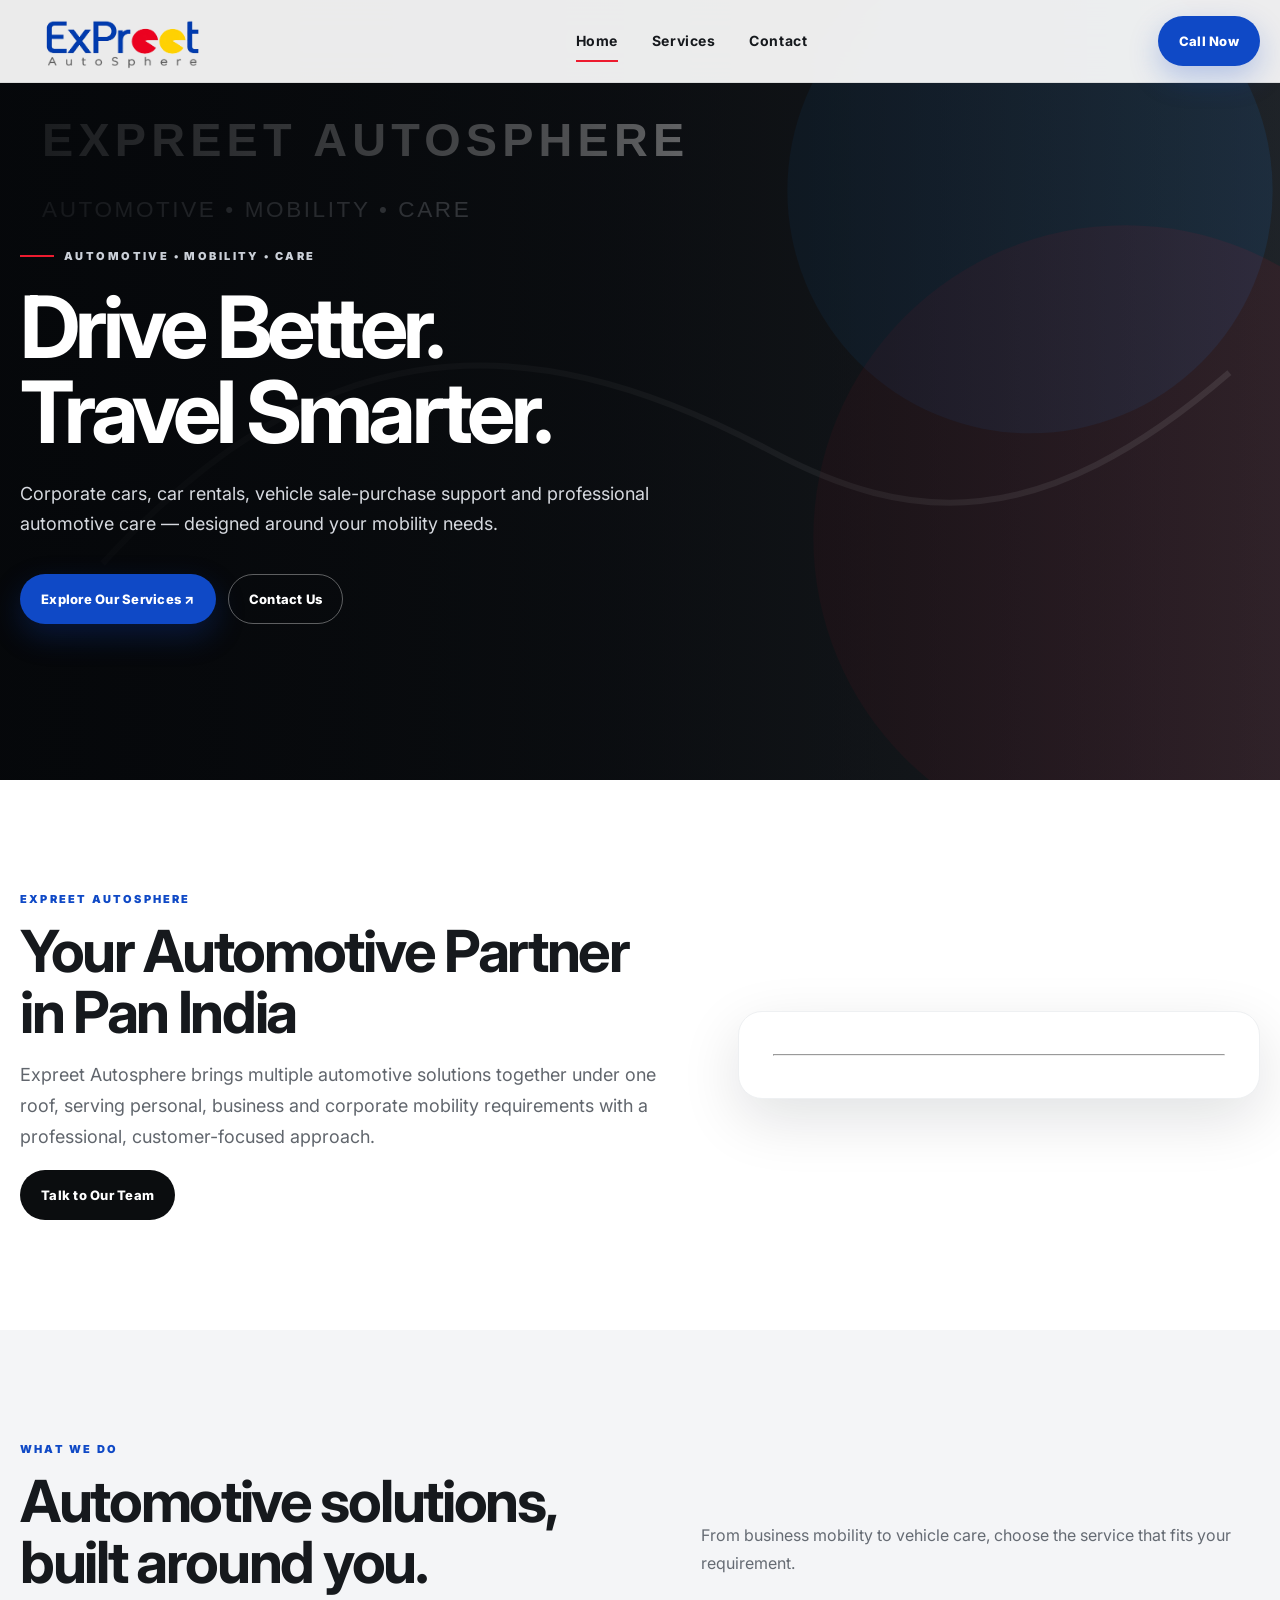
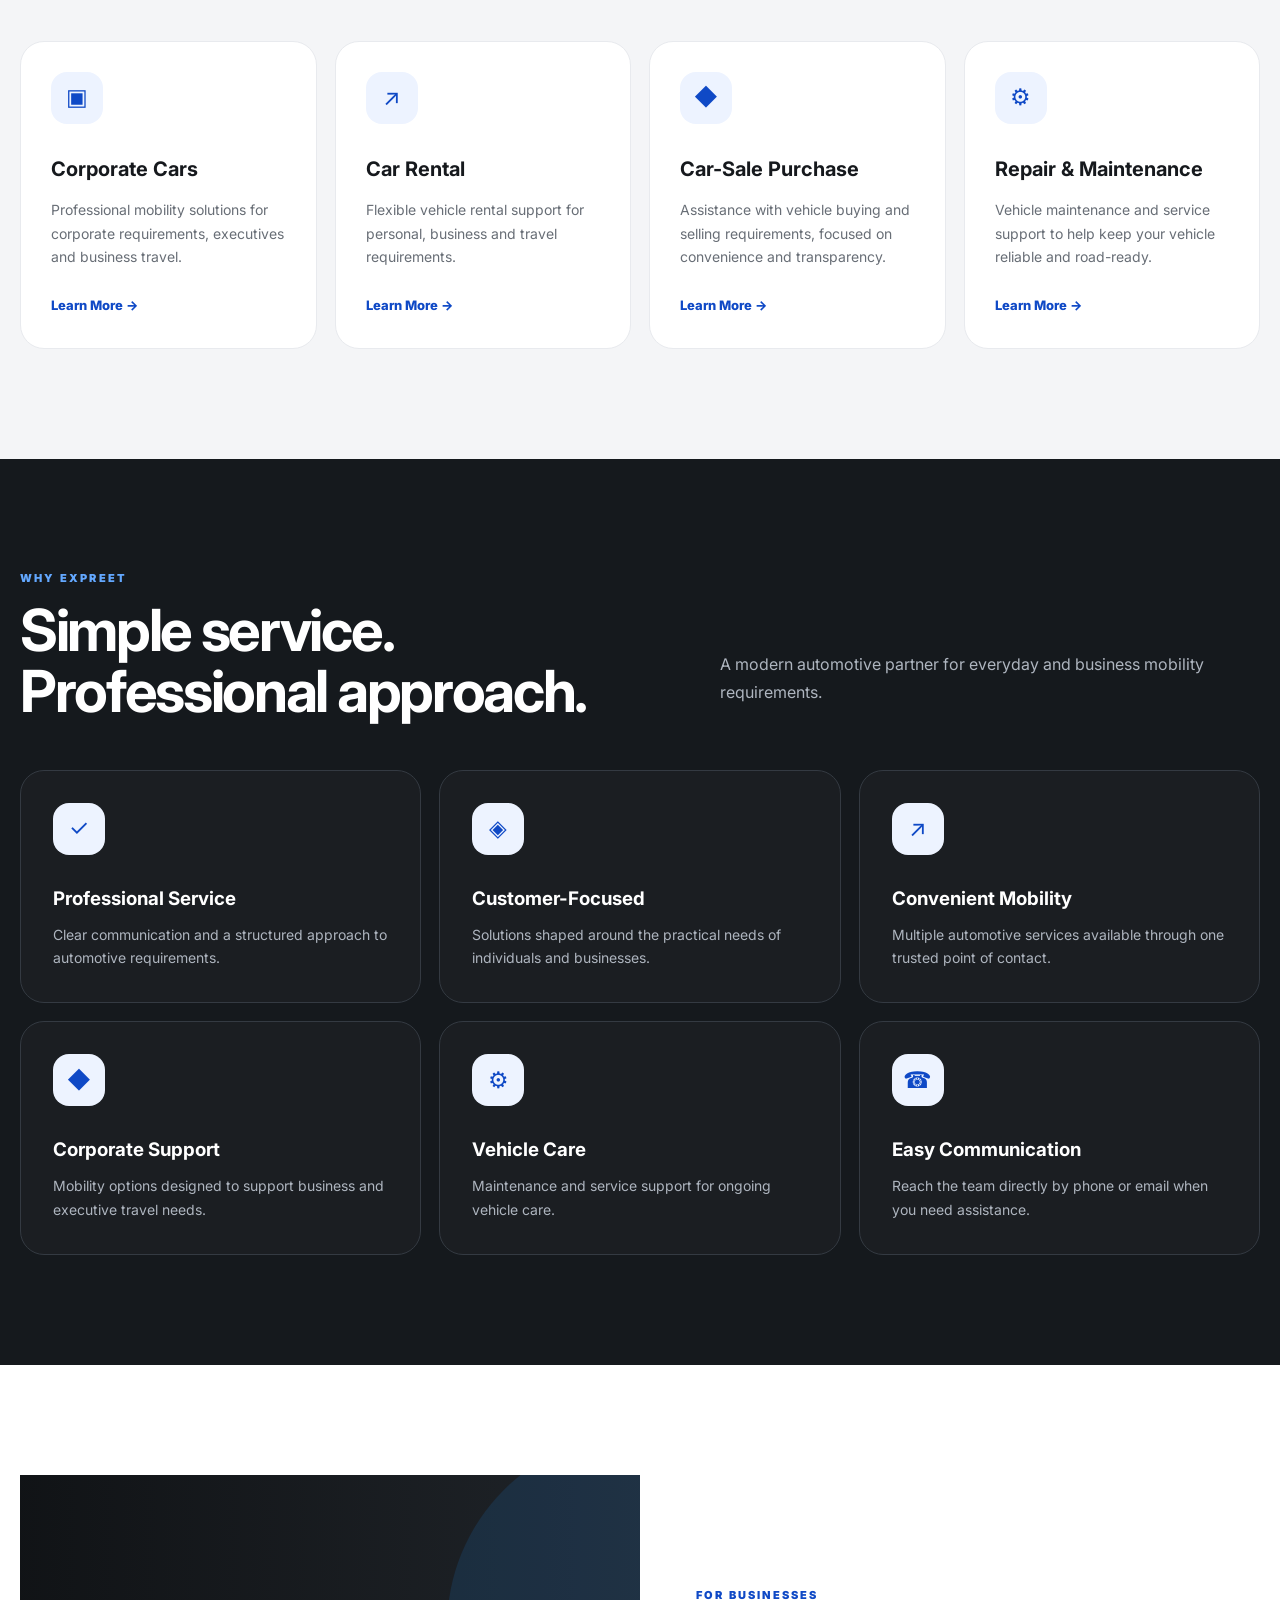
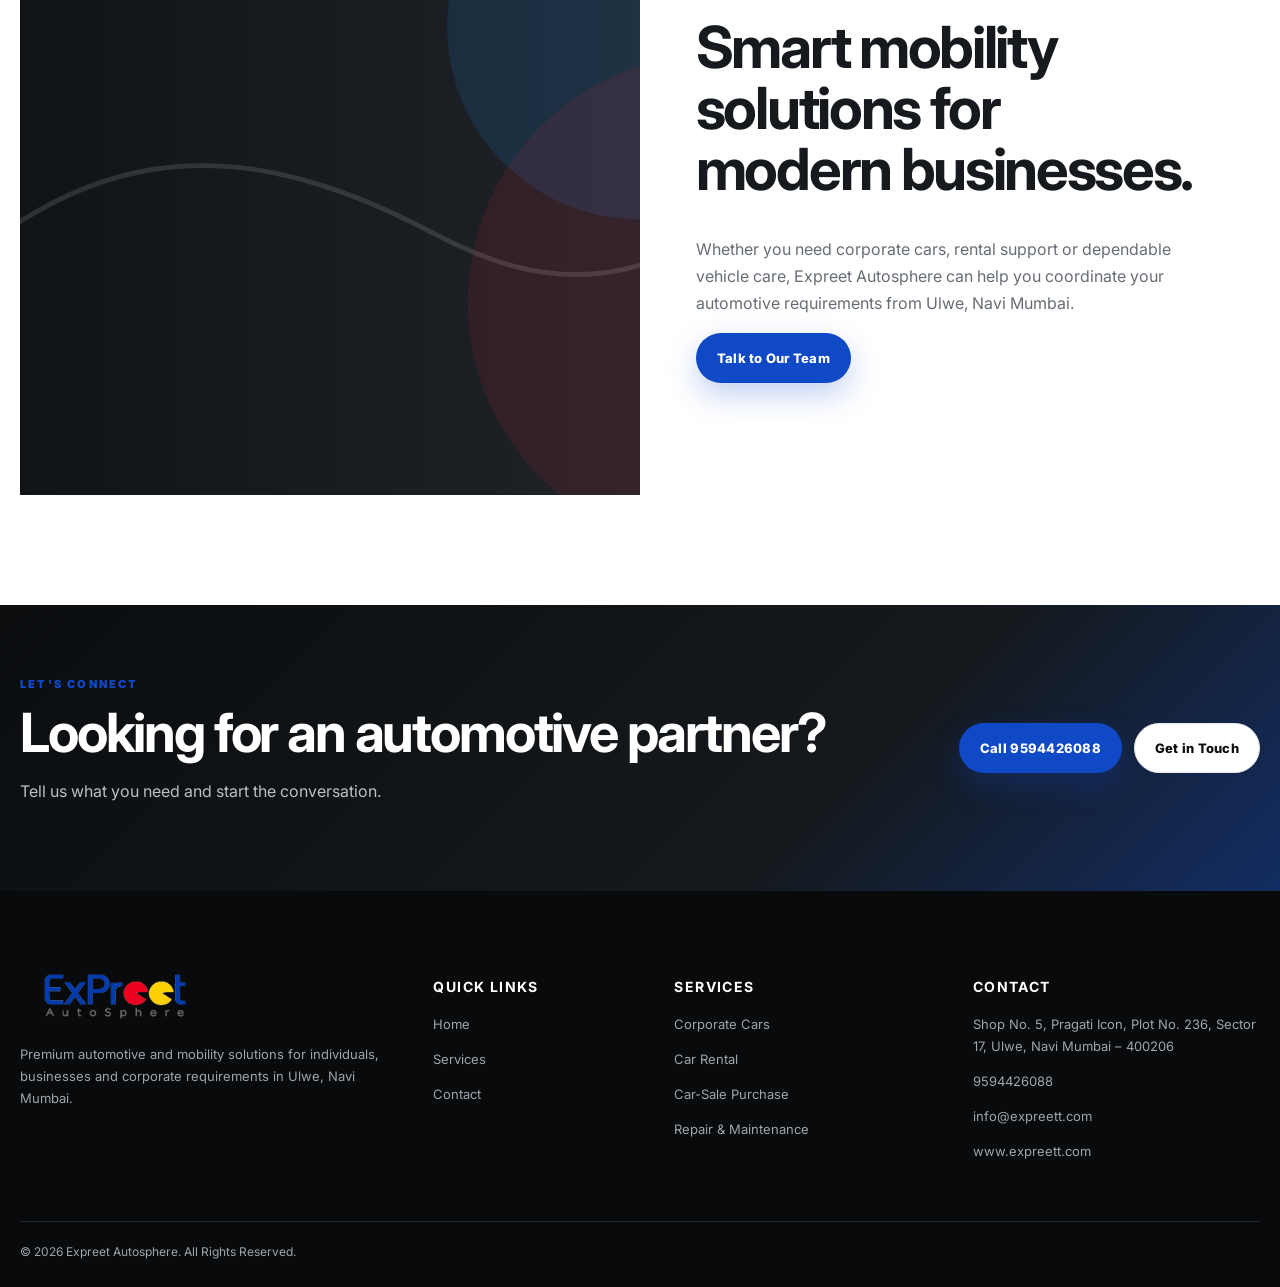
<file: index.html>
<!doctype html>
<html lang="en">
<head>
<meta charset="utf-8"><meta name="viewport" content="width=device-width, initial-scale=1">
<title>Expreet Autosphere | Corporate Cars, Car Rental & Automotive Services in Navi Mumbai</title><meta name="description" content="Expreet Autosphere provides corporate cars, car rental, car-sale purchase assistance and repair & maintenance support in Ulwe, Navi Mumbai.">
<link rel="canonical" href="https://www.expreett.com/">
<meta property="og:title" content="Expreet Autosphere | Corporate Cars, Car Rental & Automotive Services in Navi Mumbai"><meta property="og:description" content="Expreet Autosphere provides corporate cars, car rental, car-sale purchase assistance and repair & maintenance support in Ulwe, Navi Mumbai.">
<meta property="og:type" content="website"><meta property="og:url" content="https://www.expreett.com/">
<meta name="twitter:card" content="summary_large_image">
<link rel="icon" href="images/logo/expreet-autosphere-logo.png" type="image/png">
<link rel="preconnect" href="https://fonts.googleapis.com"><link rel="preconnect" href="https://fonts.gstatic.com" crossorigin>
<link href="https://fonts.googleapis.com/css2?family=Inter:wght@400;500;600;700;800;900&family=Manrope:wght@400;600;700;800&display=swap" rel="stylesheet">
<link rel="stylesheet" href="css/style.css">
<script type="application/ld+json">{"@context":"https://schema.org","@type":"AutomotiveBusiness","name":"Expreet Autosphere","url":"https://www.expreett.com/","telephone":"+91-9594426088","email":"info@expreett.com","address":{"@type":"PostalAddress","streetAddress":"Shop No. 5, Pragati Icon, Plot No. 236, Sector 17, Ulwe","addressLocality":"Navi Mumbai","postalCode":"400206","addressRegion":"Maharashtra","addressCountry":"IN"},"employee":{"@type":"Person","name":"Prit VK","jobTitle":"Director"}}</script></head><body>
<a class="skip" href="#main">Skip to content</a>
<header class="header"><div class="container nav">
<a href="index.html" aria-label="Expreet Autosphere home"><img class="logo" src="images/logo/expreet-autosphere-logo.png" alt="Expreet Autosphere"></a>
<nav class="navlinks" aria-label="Primary navigation"><a class="active" href="index.html">Home</a><a class="" href="services.html">Services</a><a class="" href="contact.html">Contact</a></nav>
<a class="btn btn-primary" href="tel:9594426088">Call Now</a>
<button class="menu" aria-label="Open menu" aria-expanded="false">☰</button>
</div></header>

<main id="main">
<section class="hero"><div class="container reveal">
<div class="eyebrow"><i></i> Automotive • Mobility • Care</div>
<h1>Drive Better.<br>Travel Smarter.</h1>
<p>Corporate cars, car rentals, vehicle sale-purchase support and professional automotive care — designed around your mobility needs.</p>
<div class="actions"><a class="btn btn-primary" href="services.html">Explore Our Services ↗</a><a class="btn btn-light" href="contact.html">Contact Us</a></div>
</div></section>
<section class="section"><div class="container intro reveal"><div class="intro-copy"><div class="kicker">Expreet Autosphere</div><h2>Your Automotive Partner in Pan India</h2><p>Expreet Autosphere brings multiple automotive solutions together under one roof, serving personal, business and corporate mobility requirements with a professional, customer-focused approach.</p><a class="btn btn-dark" href="contact.html">Talk to Our Team</a></div><div class="mini-panel"><strong></strong><span></span><hr><strong></strong><span></span></div></div></section>
<section class="section alt"><div class="container"><div class="section-head reveal"><div><div class="kicker">What We Do</div><h2>Automotive solutions, built around you.</h2></div><p class="lead">From business mobility to vehicle care, choose the service that fits your requirement.</p></div>
<div class="cards">
<article class="card reveal"><div class="icon">▣</div><h3>Corporate Cars</h3><p>Professional mobility solutions for corporate requirements, executives and business travel.</p><a class="learn" href="services.html#corporate">Learn More →</a></article>
<article class="card reveal"><div class="icon">↗</div><h3>Car Rental</h3><p>Flexible vehicle rental support for personal, business and travel requirements.</p><a class="learn" href="services.html#rental">Learn More →</a></article>
<article class="card reveal"><div class="icon">◆</div><h3>Car-Sale Purchase</h3><p>Assistance with vehicle buying and selling requirements, focused on convenience and transparency.</p><a class="learn" href="services.html#purchase">Learn More →</a></article>
<article class="card reveal"><div class="icon">⚙</div><h3>Repair &amp; Maintenance</h3><p>Vehicle maintenance and service support to help keep your vehicle reliable and road-ready.</p><a class="learn" href="services.html#maintenance">Learn More →</a></article>
</div></div></section>
<section class="section dark"><div class="container"><div class="section-head reveal"><div><div class="kicker">Why Expreet</div><h2>Simple service. Professional approach.</h2></div><p class="lead">A modern automotive partner for everyday and business mobility requirements.</p></div>
<div class="features"><div class="feature reveal"><div class="icon">✓</div><h3>Professional Service</h3><p>Clear communication and a structured approach to automotive requirements.</p></div><div class="feature reveal"><div class="icon">◈</div><h3>Customer-Focused</h3><p>Solutions shaped around the practical needs of individuals and businesses.</p></div><div class="feature reveal"><div class="icon">↗</div><h3>Convenient Mobility</h3><p>Multiple automotive services available through one trusted point of contact.</p></div><div class="feature reveal"><div class="icon">◆</div><h3>Corporate Support</h3><p>Mobility options designed to support business and executive travel needs.</p></div><div class="feature reveal"><div class="icon">⚙</div><h3>Vehicle Care</h3><p>Maintenance and service support for ongoing vehicle care.</p></div><div class="feature reveal"><div class="icon">☎</div><h3>Easy Communication</h3><p>Reach the team directly by phone or email when you need assistance.</p></div></div></div></section>
<section class="section"><div class="container split reveal"><div class="split-media"></div><div class="split-copy"><div class="kicker">For Businesses</div><h2>Smart mobility solutions for modern businesses.</h2><p>Whether you need corporate cars, rental support or dependable vehicle care, Expreet Autosphere can help you coordinate your automotive requirements from Ulwe, Navi Mumbai.</p><div class="actions"><a class="btn btn-primary" href="contact.html">Talk to Our Team</a></div></div></div></section>
<section class="cta"><div class="container cta-inner reveal"><div><div class="kicker">Let's Connect</div><h2>Looking for an automotive partner?</h2><p>Tell us what you need and start the conversation.</p></div><div class="actions"><a class="btn btn-primary" href="tel:9594426088">Call 9594426088</a><a class="btn btn-light" href="contact.html">Get in Touch</a></div></div></section>
</main><footer class="footer"><div class="container footergrid">
<div><img class="logo" src="images/logo/expreet-autosphere-logo.png" alt="Expreet Autosphere"><p>Premium automotive and mobility solutions for individuals, businesses and corporate requirements in Ulwe, Navi Mumbai.</p></div>
<div><h3>Quick Links</h3><p><a href="index.html">Home</a></p><p><a href="services.html">Services</a></p><p><a href="contact.html">Contact</a></p></div>
<div><h3>Services</h3><p>Corporate Cars</p><p>Car Rental</p><p>Car-Sale Purchase</p><p>Repair &amp; Maintenance</p></div>
<div><h3>Contact</h3><p>Shop No. 5, Pragati Icon, Plot No. 236, Sector 17, Ulwe, Navi Mumbai – 400206</p><p><a href="tel:9594426088">9594426088</a></p><p><a href="mailto:info@expreett.com">info@expreett.com</a></p><p><a href="https://www.expreett.com/">www.expreett.com</a></p></div>
</div><div class="container copyright"><div>© <span data-year>2026</span> Expreet Autosphere. All Rights Reserved.</div><div></div></div></footer>
<script src="js/main.js"></script></body></html>
</file>
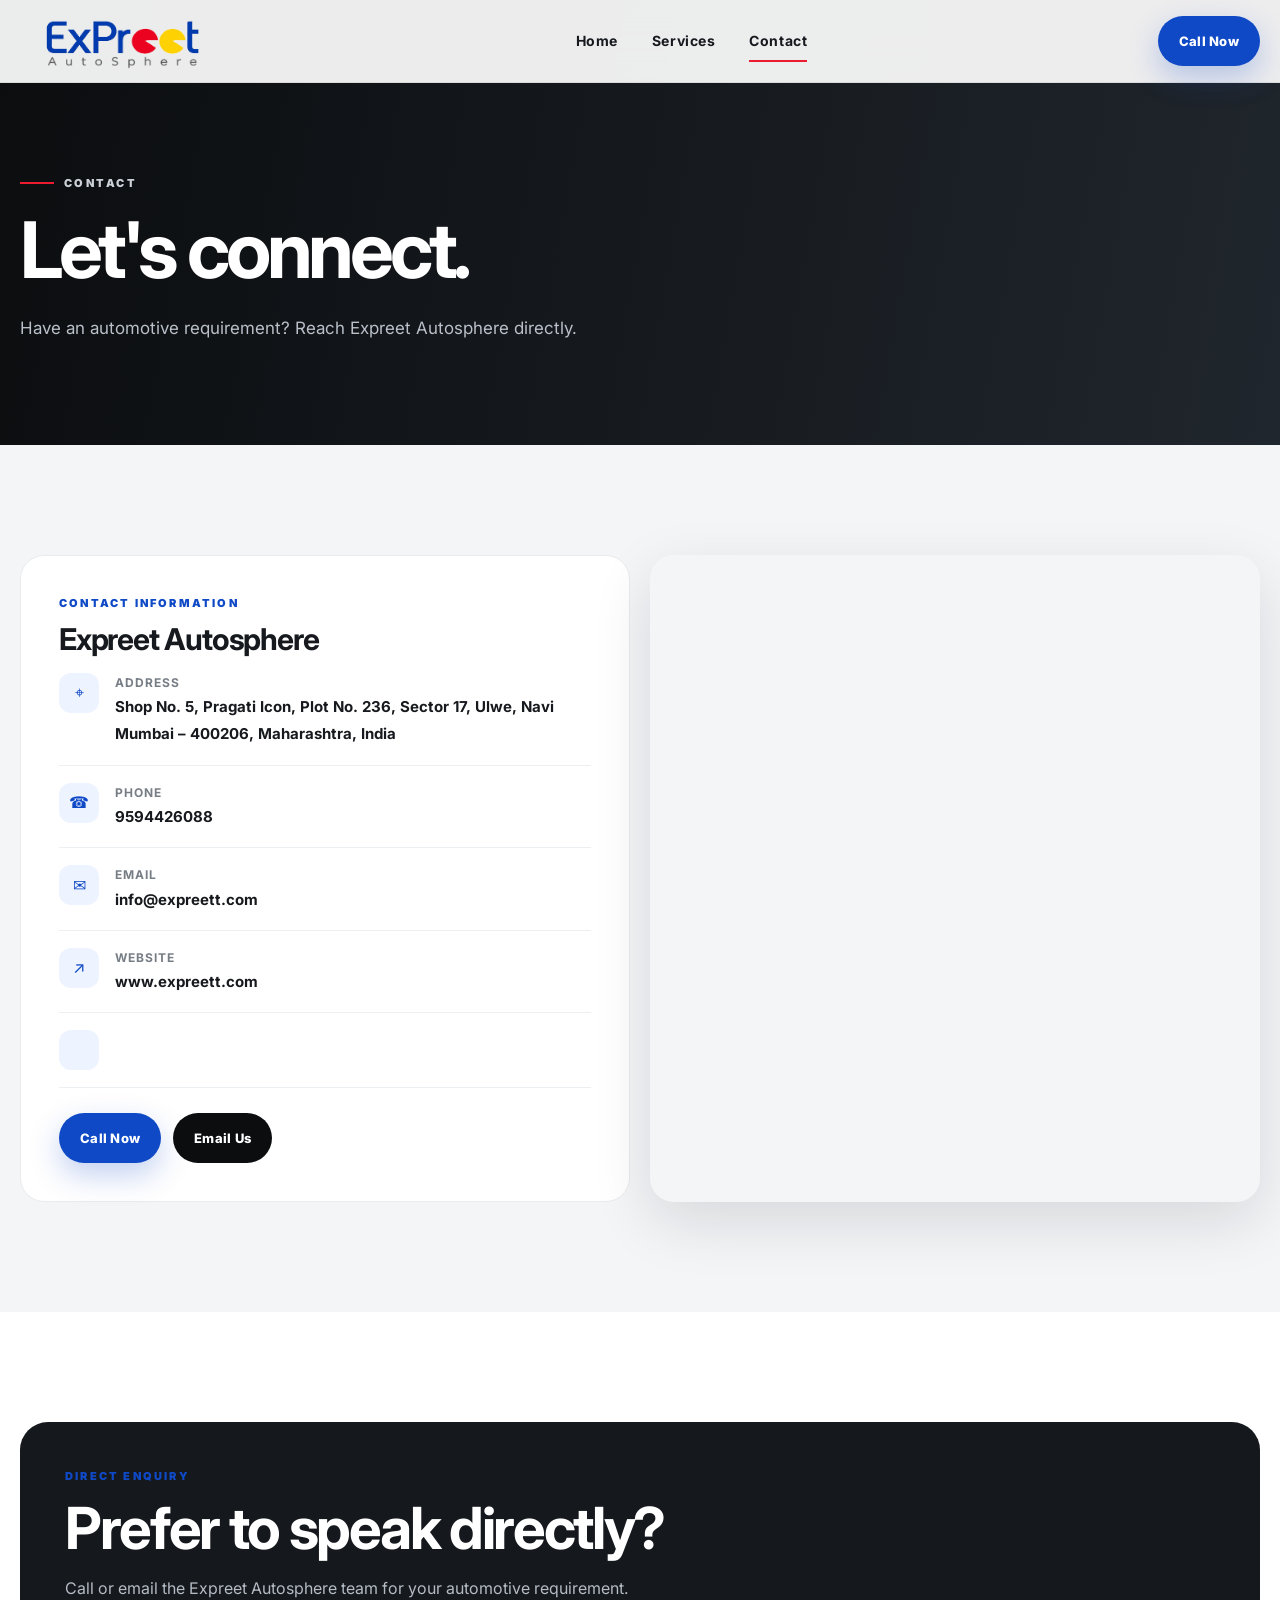
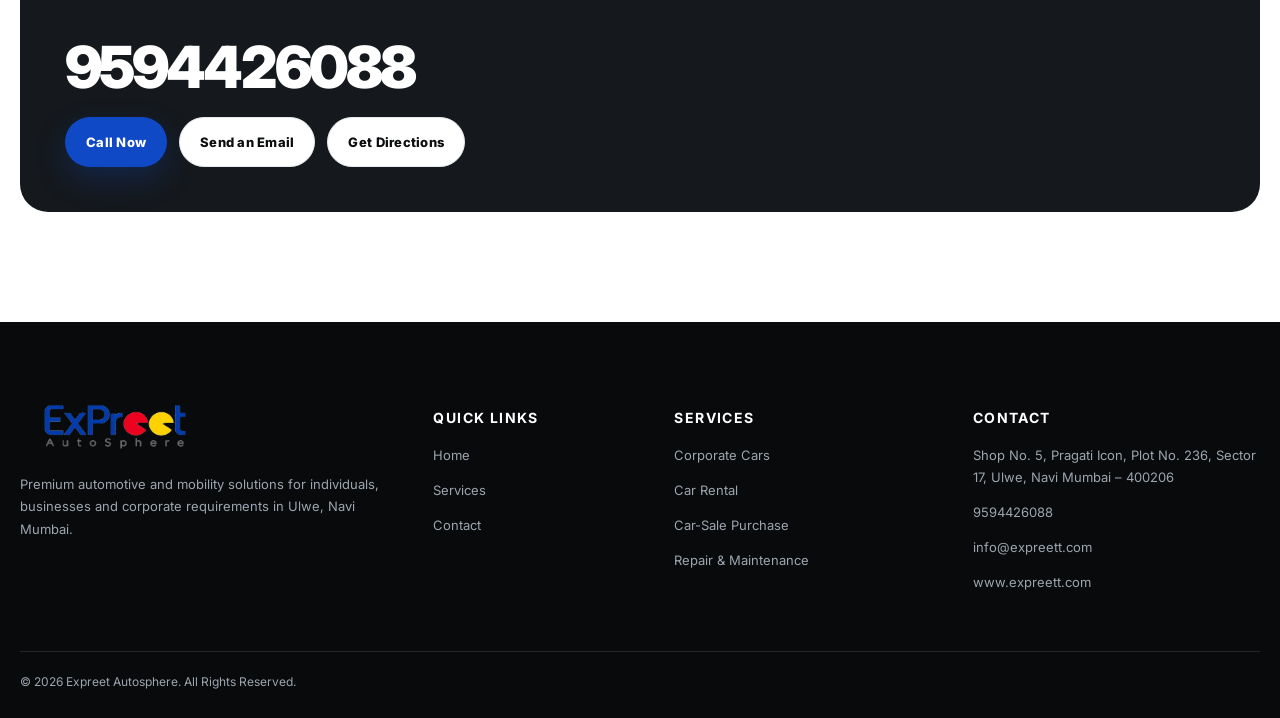
<file: contact.html>
<!doctype html>
<html lang="en">
<head>
<meta charset="utf-8"><meta name="viewport" content="width=device-width, initial-scale=1">
<title>Contact Expreet Autosphere | Ulwe, Navi Mumbai</title><meta name="description" content="Contact Expreet Autosphere in Ulwe, Navi Mumbai for corporate cars, car rental, vehicle purchase and maintenance requirements.">
<link rel="canonical" href="https://www.expreett.com/contact.html">
<meta property="og:title" content="Contact Expreet Autosphere | Ulwe, Navi Mumbai"><meta property="og:description" content="Contact Expreet Autosphere in Ulwe, Navi Mumbai for corporate cars, car rental, vehicle purchase and maintenance requirements.">
<meta property="og:type" content="website"><meta property="og:url" content="https://www.expreett.com/">
<meta name="twitter:card" content="summary_large_image">
<link rel="icon" href="images/logo/expreet-autosphere-logo.png" type="image/png">
<link rel="preconnect" href="https://fonts.googleapis.com"><link rel="preconnect" href="https://fonts.gstatic.com" crossorigin>
<link href="https://fonts.googleapis.com/css2?family=Inter:wght@400;500;600;700;800;900&family=Manrope:wght@400;600;700;800&display=swap" rel="stylesheet">
<link rel="stylesheet" href="css/style.css">
<script type="application/ld+json">{"@context":"https://schema.org","@type":"AutomotiveBusiness","name":"Expreet Autosphere","url":"https://www.expreett.com/","telephone":"+91-9594426088","email":"info@expreett.com","address":{"@type":"PostalAddress","streetAddress":"Shop No. 5, Pragati Icon, Plot No. 236, Sector 17, Ulwe","addressLocality":"Navi Mumbai","postalCode":"400206","addressRegion":"Maharashtra","addressCountry":"IN"},"employee":{"@type":"Person","name":"Prit VK","jobTitle":"Director"}}</script></head><body>
<a class="skip" href="#main">Skip to content</a>
<header class="header"><div class="container nav">
<a href="index.html" aria-label="Expreet Autosphere home"><img class="logo" src="images/logo/expreet-autosphere-logo.png" alt="Expreet Autosphere"></a>
<nav class="navlinks" aria-label="Primary navigation"><a class="" href="index.html">Home</a><a class="" href="services.html">Services</a><a class="active" href="contact.html">Contact</a></nav>
<a class="btn btn-primary" href="tel:9594426088">Call Now</a>
<button class="menu" aria-label="Open menu" aria-expanded="false">☰</button>
</div></header>

<main id="main">
<section class="pagehero"><div class="container reveal"><div class="eyebrow"><i></i> Contact</div><h1>Let's connect.</h1><p>Have an automotive requirement? Reach Expreet Autosphere directly.</p></div></section>
<section class="section alt"><div class="container contactgrid">
<div class="contactcard reveal"><div class="kicker">Contact Information</div><h2>Expreet Autosphere</h2>
<div class="detail"><div class="ico">⌖</div><div><b>Address</b><span>Shop No. 5, Pragati Icon, Plot No. 236, Sector 17, Ulwe, Navi Mumbai – 400206, Maharashtra, India</span></div></div>
<div class="detail"><div class="ico">☎</div><div><b>Phone</b><a href="tel:9594426088">9594426088</a></div></div>
<div class="detail"><div class="ico">✉</div><div><b>Email</b><a href="mailto:info@expreett.com">info@expreett.com</a></div></div>
<div class="detail"><div class="ico">↗</div><div><b>Website</b><a href="https://www.expreett.com/">www.expreett.com</a></div></div>
<div class="detail"><div class="ico"></div><div><b></b><span></span></div></div>
<div class="actions" style="margin-top:25px"><a class="btn btn-primary" href="tel:9594426088">Call Now</a><a class="btn btn-dark" href="mailto:info@expreett.com">Email Us</a></div>
</div>
<div class="map reveal"><iframe title="Expreet Autosphere location map" loading="lazy" src="https://www.google.com/maps?q=Shop%20No.%205%2C%20Pragati%20Icon%2C%20Plot%20No.%20236%2C%20Sector%2017%2C%20Ulwe%2C%20Navi%20Mumbai%20400206&output=embed"></iframe></div>
</div></section>
<section class="section"><div class="container formless reveal"><div class="kicker">Direct Enquiry</div><h2>Prefer to speak directly?</h2><p>Call or email the Expreet Autosphere team for your automotive requirement.</p><div class="bigphone">9594426088</div><div class="actions"><a class="btn btn-primary" href="tel:9594426088">Call Now</a><a class="btn btn-light" href="mailto:info@expreett.com">Send an Email</a><a class="btn btn-light" target="_blank" rel="noopener" href="https://www.google.com/maps/dir/?api=1&destination=Shop+No.+5,+Pragati+Icon,+Plot+No.+236,+Sector+17,+Ulwe,+Navi+Mumbai+400206">Get Directions</a></div></div></section>
</main><footer class="footer"><div class="container footergrid">
<div><img class="logo" src="images/logo/expreet-autosphere-logo.png" alt="Expreet Autosphere"><p>Premium automotive and mobility solutions for individuals, businesses and corporate requirements in Ulwe, Navi Mumbai.</p></div>
<div><h3>Quick Links</h3><p><a href="index.html">Home</a></p><p><a href="services.html">Services</a></p><p><a href="contact.html">Contact</a></p></div>
<div><h3>Services</h3><p>Corporate Cars</p><p>Car Rental</p><p>Car-Sale Purchase</p><p>Repair &amp; Maintenance</p></div>
<div><h3>Contact</h3><p>Shop No. 5, Pragati Icon, Plot No. 236, Sector 17, Ulwe, Navi Mumbai – 400206</p><p><a href="tel:9594426088">9594426088</a></p><p><a href="mailto:info@expreett.com">info@expreett.com</a></p><p><a href="https://www.expreett.com/">www.expreett.com</a></p></div>
</div><div class="container copyright"><div>© <span data-year>2026</span> Expreet Autosphere. All Rights Reserved.</div><div></div></div></footer>
<script src="js/main.js"></script></body></html>
</file>
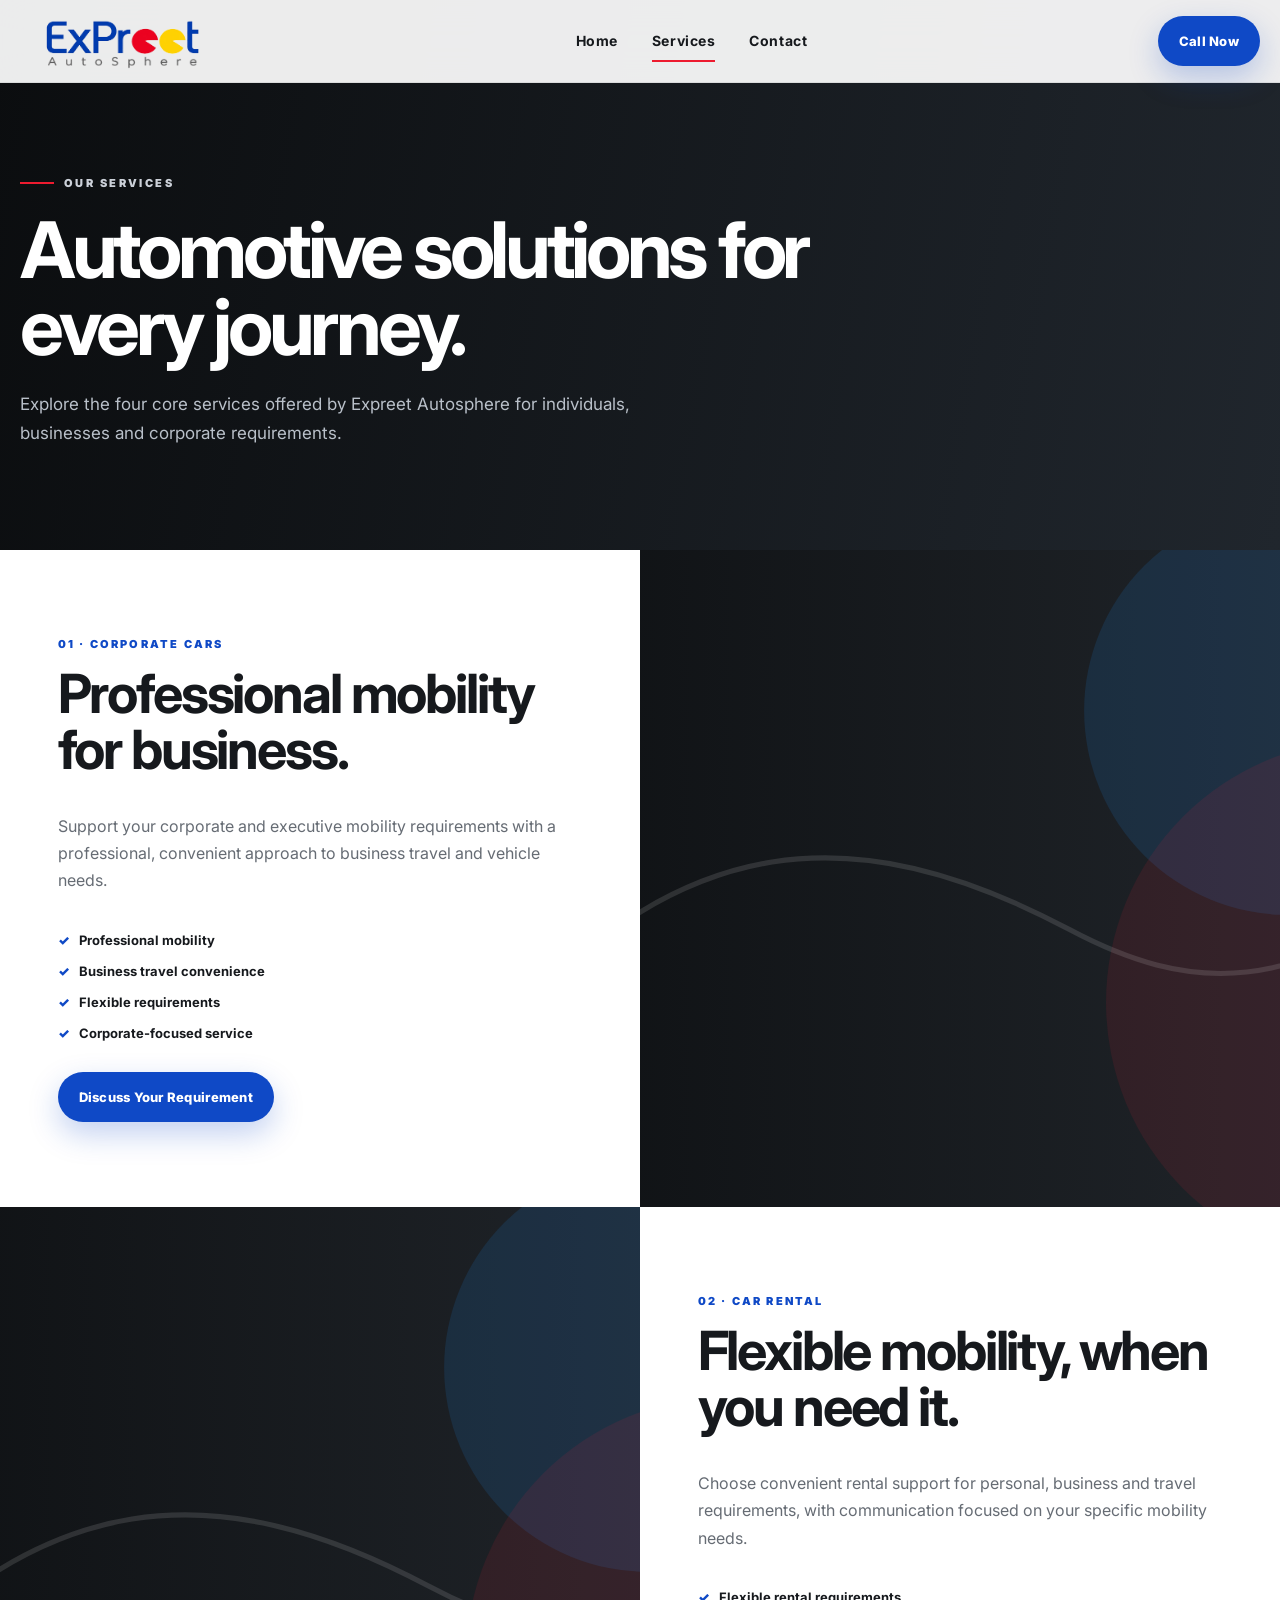
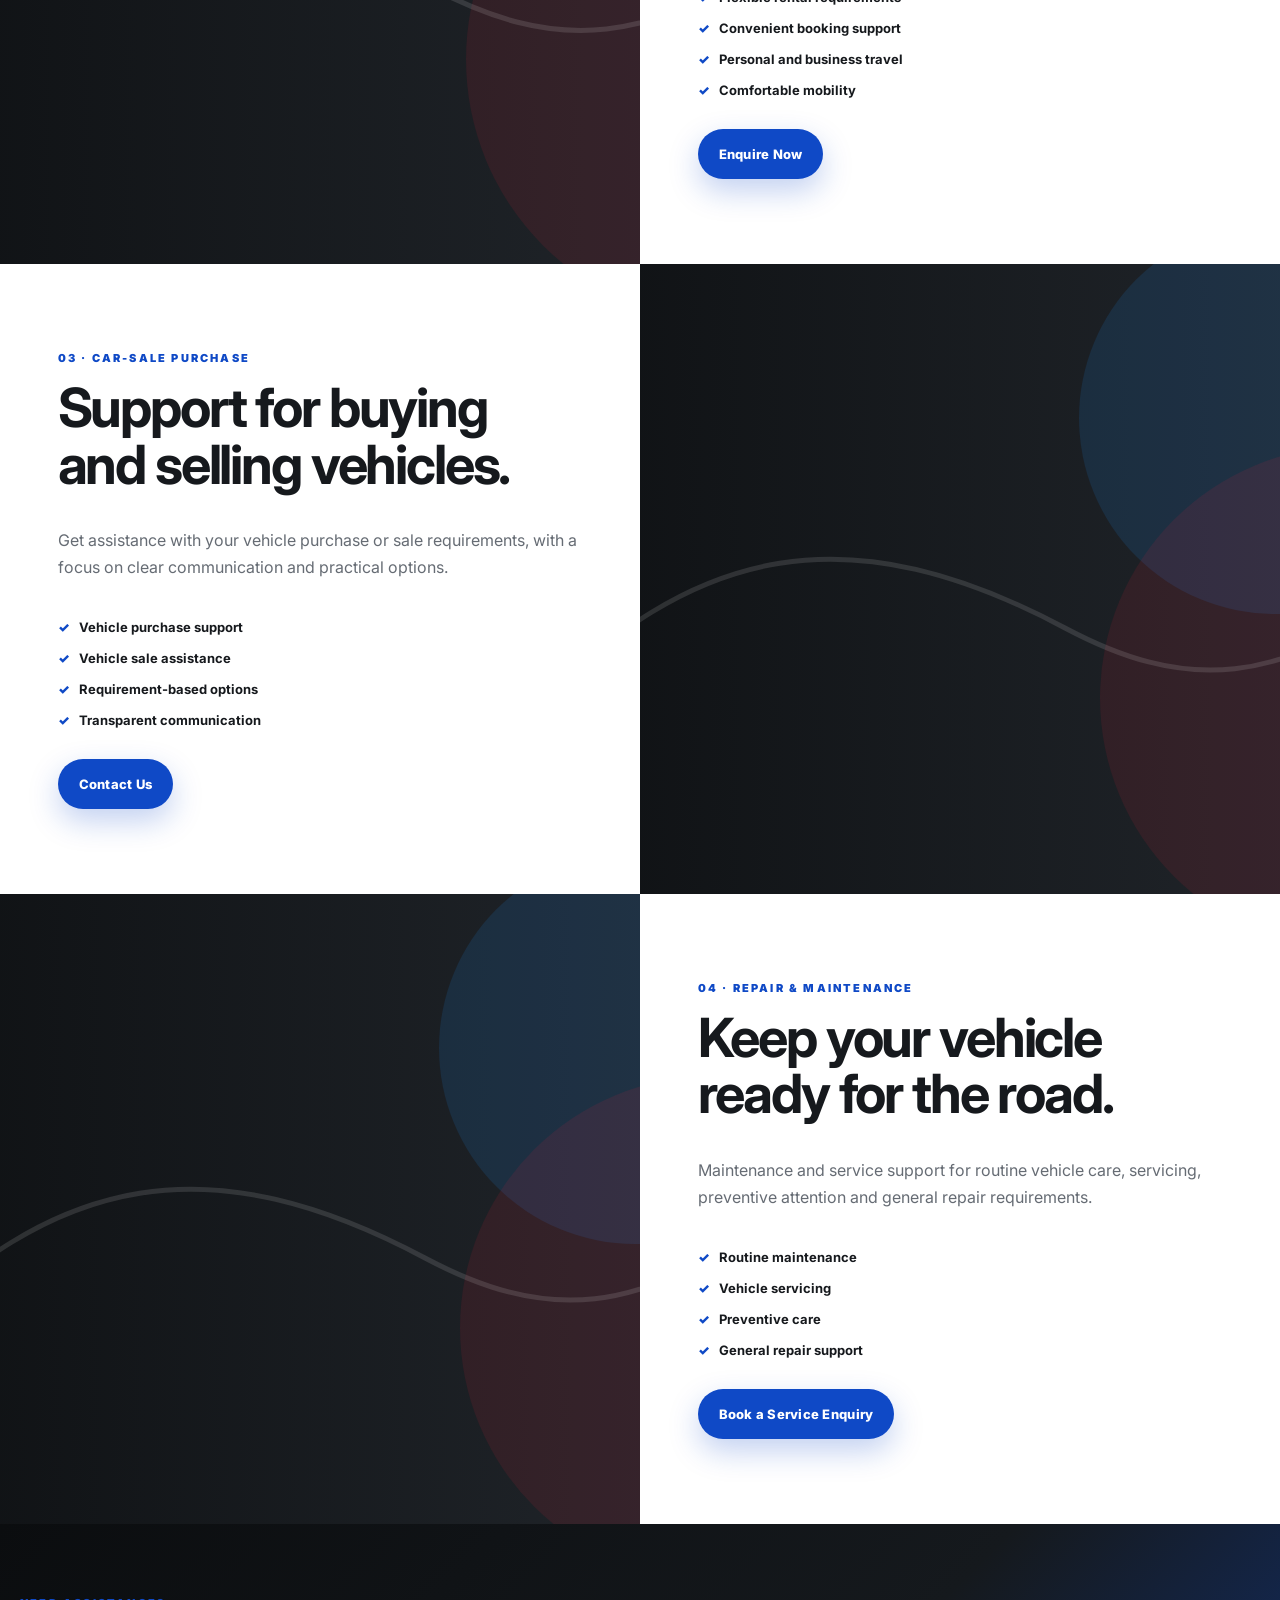
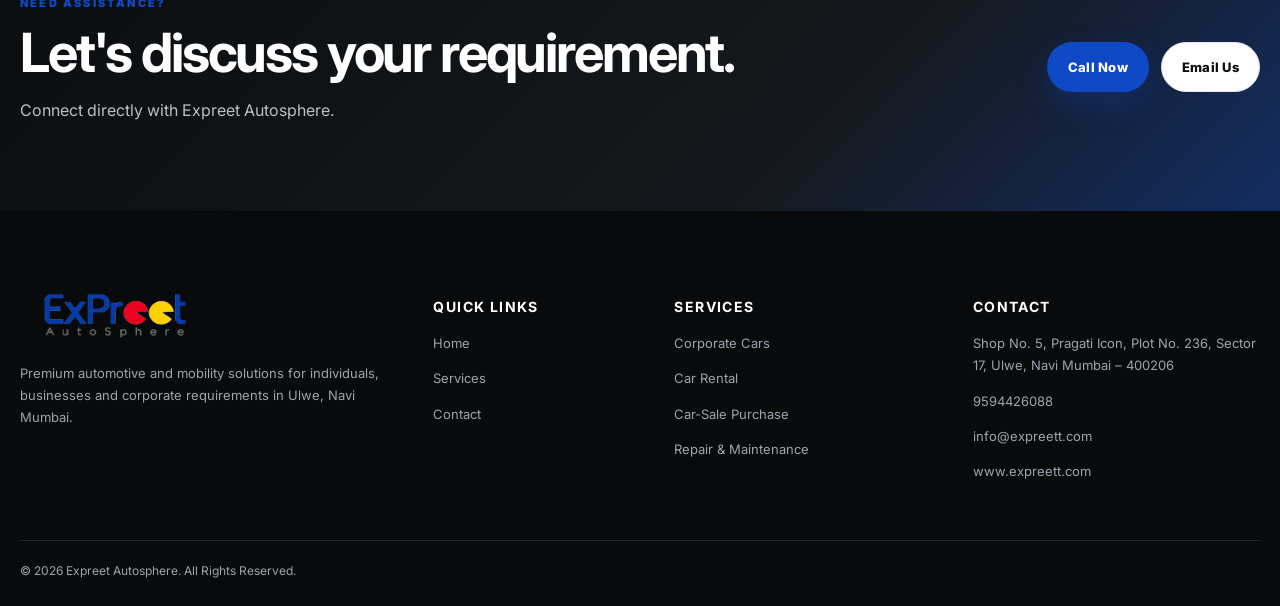
<file: services.html>
<!doctype html>
<html lang="en">
<head>
<meta charset="utf-8"><meta name="viewport" content="width=device-width, initial-scale=1">
<title>Automotive Services | Expreet Autosphere | Navi Mumbai</title><meta name="description" content="Explore Corporate Cars, Car Rental, Car-Sale Purchase and Repair & Maintenance services from Expreet Autosphere in Ulwe, Navi Mumbai.">
<link rel="canonical" href="https://www.expreett.com/services.html">
<meta property="og:title" content="Automotive Services | Expreet Autosphere | Navi Mumbai"><meta property="og:description" content="Explore Corporate Cars, Car Rental, Car-Sale Purchase and Repair & Maintenance services from Expreet Autosphere in Ulwe, Navi Mumbai.">
<meta property="og:type" content="website"><meta property="og:url" content="https://www.expreett.com/">
<meta name="twitter:card" content="summary_large_image">
<link rel="icon" href="images/logo/expreet-autosphere-logo.png" type="image/png">
<link rel="preconnect" href="https://fonts.googleapis.com"><link rel="preconnect" href="https://fonts.gstatic.com" crossorigin>
<link href="https://fonts.googleapis.com/css2?family=Inter:wght@400;500;600;700;800;900&family=Manrope:wght@400;600;700;800&display=swap" rel="stylesheet">
<link rel="stylesheet" href="css/style.css">
<script type="application/ld+json">{"@context":"https://schema.org","@type":"AutomotiveBusiness","name":"Expreet Autosphere","url":"https://www.expreett.com/","telephone":"+91-9594426088","email":"info@expreett.com","address":{"@type":"PostalAddress","streetAddress":"Shop No. 5, Pragati Icon, Plot No. 236, Sector 17, Ulwe","addressLocality":"Navi Mumbai","postalCode":"400206","addressRegion":"Maharashtra","addressCountry":"IN"},"employee":{"@type":"Person","name":"Prit VK","jobTitle":"Director"}}</script></head><body>
<a class="skip" href="#main">Skip to content</a>
<header class="header"><div class="container nav">
<a href="index.html" aria-label="Expreet Autosphere home"><img class="logo" src="images/logo/expreet-autosphere-logo.png" alt="Expreet Autosphere"></a>
<nav class="navlinks" aria-label="Primary navigation"><a class="" href="index.html">Home</a><a class="active" href="services.html">Services</a><a class="" href="contact.html">Contact</a></nav>
<a class="btn btn-primary" href="tel:9594426088">Call Now</a>
<button class="menu" aria-label="Open menu" aria-expanded="false">☰</button>
</div></header>

<main id="main">
<section class="pagehero"><div class="container reveal"><div class="eyebrow"><i></i> Our Services</div><h1>Automotive solutions for every journey.</h1><p>Explore the four core services offered by Expreet Autosphere for individuals, businesses and corporate requirements.</p></div></section>
<section class="service" id="corporate"><div class="service-media" style="background-image:url('images/services/corporate-cars.svg')"></div><div class="service-copy reveal"><div class="kicker">01 · Corporate Cars</div><h2>Professional mobility for business.</h2><p>Support your corporate and executive mobility requirements with a professional, convenient approach to business travel and vehicle needs.</p><ul class="benefits"><li>Professional mobility</li><li>Business travel convenience</li><li>Flexible requirements</li><li>Corporate-focused service</li></ul><div><a class="btn btn-primary" href="contact.html">Discuss Your Requirement</a></div></div></section>
<section class="service" id="rental"><div class="service-media" style="background-image:url('images/services/car-rental.svg')"></div><div class="service-copy reveal"><div class="kicker">02 · Car Rental</div><h2>Flexible mobility, when you need it.</h2><p>Choose convenient rental support for personal, business and travel requirements, with communication focused on your specific mobility needs.</p><ul class="benefits"><li>Flexible rental requirements</li><li>Convenient booking support</li><li>Personal and business travel</li><li>Comfortable mobility</li></ul><div><a class="btn btn-primary" href="contact.html">Enquire Now</a></div></div></section>
<section class="service" id="purchase"><div class="service-media" style="background-image:url('images/services/car-purchase.svg')"></div><div class="service-copy reveal"><div class="kicker">03 · Car-Sale Purchase</div><h2>Support for buying and selling vehicles.</h2><p>Get assistance with your vehicle purchase or sale requirements, with a focus on clear communication and practical options.</p><ul class="benefits"><li>Vehicle purchase support</li><li>Vehicle sale assistance</li><li>Requirement-based options</li><li>Transparent communication</li></ul><div><a class="btn btn-primary" href="contact.html">Contact Us</a></div></div></section>
<section class="service" id="maintenance"><div class="service-media" style="background-image:url('images/services/maintenance.svg')"></div><div class="service-copy reveal"><div class="kicker">04 · Repair &amp; Maintenance</div><h2>Keep your vehicle ready for the road.</h2><p>Maintenance and service support for routine vehicle care, servicing, preventive attention and general repair requirements.</p><ul class="benefits"><li>Routine maintenance</li><li>Vehicle servicing</li><li>Preventive care</li><li>General repair support</li></ul><div><a class="btn btn-primary" href="contact.html">Book a Service Enquiry</a></div></div></section>
<section class="cta"><div class="container cta-inner reveal"><div><div class="kicker">Need Assistance?</div><h2>Let's discuss your requirement.</h2><p>Connect directly with Expreet Autosphere.</p></div><div class="actions"><a class="btn btn-primary" href="tel:9594426088">Call Now</a><a class="btn btn-light" href="mailto:info@expreett.com">Email Us</a></div></div></section>
</main><footer class="footer"><div class="container footergrid">
<div><img class="logo" src="images/logo/expreet-autosphere-logo.png" alt="Expreet Autosphere"><p>Premium automotive and mobility solutions for individuals, businesses and corporate requirements in Ulwe, Navi Mumbai.</p></div>
<div><h3>Quick Links</h3><p><a href="index.html">Home</a></p><p><a href="services.html">Services</a></p><p><a href="contact.html">Contact</a></p></div>
<div><h3>Services</h3><p>Corporate Cars</p><p>Car Rental</p><p>Car-Sale Purchase</p><p>Repair &amp; Maintenance</p></div>
<div><h3>Contact</h3><p>Shop No. 5, Pragati Icon, Plot No. 236, Sector 17, Ulwe, Navi Mumbai – 400206</p><p><a href="tel:9594426088">9594426088</a></p><p><a href="mailto:info@expreett.com">info@expreett.com</a></p><p><a href="https://www.expreett.com/">www.expreett.com</a></p></div>
</div><div class="container copyright"><div>© <span data-year>2026</span> Expreet Autosphere. All Rights Reserved.</div><div></div></div></footer>
<script src="js/main.js"></script></body></html>
</file>
<file: css/style.css>
:root{
 --blue:#0f49c6;--blue2:#1e88e5;--red:#ed1b2f;--yellow:#ffc900;
 --ink:#0b0d0f;--charcoal:#15191d;--graphite:#252a30;--silver:#b8bdc5;
 --light:#f4f5f7;--white:#fff;--container:1240px;
 --shadow:0 20px 60px rgba(10,15,25,.12);--radius:24px;
}
*{box-sizing:border-box}html{scroll-behavior:smooth}body{margin:0;font-family:Inter,Manrope,Arial,sans-serif;color:#16191d;background:#fff;line-height:1.7}
img{max-width:100%;display:block}a{text-decoration:none;color:inherit}.container{width:min(var(--container),calc(100% - 40px));margin:auto}
.skip{position:absolute;left:-9999px}.skip:focus{left:20px;top:20px;background:#fff;padding:10px;z-index:999}
.header{position:fixed;z-index:100;width:100%;top:0;transition:.25s;background:rgba(255,255,255,.92);backdrop-filter:blur(18px);border-bottom:1px solid rgba(11,13,15,.08)}
.header.scrolled{box-shadow:0 10px 40px rgba(0,0,0,.08)}
.nav{height:82px;display:flex;align-items:center;justify-content:space-between;gap:30px}
.logo{width:205px;height:auto}.navlinks{display:flex;align-items:center;gap:34px;font-size:14px;font-weight:700;letter-spacing:.04em}.navlinks a{position:relative}.navlinks a:after{content:"";position:absolute;left:0;bottom:-9px;width:0;height:2px;background:var(--red);transition:.25s}.navlinks a:hover:after,.navlinks a.active:after{width:100%}
.btn{display:inline-flex;align-items:center;justify-content:center;gap:10px;padding:13px 20px;border-radius:999px;font-weight:800;font-size:13px;letter-spacing:.02em;transition:.25s;border:1px solid transparent}.btn-primary{background:var(--blue);color:#fff;box-shadow:0 12px 30px rgba(15,73,198,.25)}.btn-primary:hover{transform:translateY(-2px);background:#0b3da8}.btn-dark{background:var(--ink);color:#fff}.btn-light{background:#fff;color:var(--ink);border-color:#e5e7eb}.btn:hover{transform:translateY(-2px)}
.menu{display:none;border:0;background:none;font-size:28px}.hero{min-height:780px;padding-top:82px;display:flex;align-items:center;position:relative;overflow:hidden;background:#0b0d0f;color:#fff}.hero:before{content:"";position:absolute;inset:0;background:linear-gradient(90deg,rgba(5,7,10,.93) 0%,rgba(5,7,10,.70) 46%,rgba(5,7,10,.18) 100%),url('../images/hero/hero-automotive.svg') center/cover no-repeat}.hero .container{position:relative;z-index:2}.eyebrow{display:inline-flex;align-items:center;gap:10px;font-size:11px;text-transform:uppercase;letter-spacing:.22em;font-weight:900;color:#cbd0d8;margin-bottom:20px}.eyebrow i{display:block;width:34px;height:2px;background:var(--red)}h1{font-size:clamp(44px,7vw,86px);line-height:.98;letter-spacing:-.055em;margin:0 0 25px;max-width:850px}.hero p{max-width:650px;color:#d6d9df;font-size:18px;margin:0 0 34px}.actions{display:flex;flex-wrap:wrap;gap:12px}.hero .btn-light{background:transparent;color:#fff;border-color:rgba(255,255,255,.35)}.hero .btn-light:hover{background:#fff;color:#111}
.section{padding:110px 0}.section.alt{background:var(--light)}.section.dark{background:var(--charcoal);color:#fff}.section-head{display:flex;justify-content:space-between;gap:40px;align-items:end;margin-bottom:48px}.kicker{font-size:11px;text-transform:uppercase;letter-spacing:.2em;font-weight:900;color:var(--blue);margin-bottom:12px}.dark .kicker{color:#63a8ff}.section h2{font-size:clamp(32px,5vw,58px);line-height:1.05;letter-spacing:-.04em;margin:0;max-width:720px}.lead{max-width:620px;color:#656b73}.dark .lead{color:#aeb5bf}
.intro{display:grid;grid-template-columns:1.1fr .9fr;gap:80px;align-items:center}.intro-copy p{font-size:18px;color:#61666d}.mini-panel{padding:34px;border-radius:24px;background:#fff;box-shadow:var(--shadow);border:1px solid #eef0f2}.mini-panel.darkpanel{background:#20252b;color:#fff;border-color:#343a42}.mini-panel strong{display:block;font-size:42px;letter-spacing:-.05em}.mini-panel span{color:#7a8088;font-size:13px}
.cards{display:grid;grid-template-columns:repeat(4,1fr);gap:18px}.card{position:relative;padding:30px;min-height:300px;background:#fff;border:1px solid #e8eaee;border-radius:24px;transition:.3s;overflow:hidden}.card:hover{transform:translateY(-7px);box-shadow:var(--shadow);border-color:rgba(15,73,198,.25)}.icon{width:52px;height:52px;border-radius:16px;display:grid;place-items:center;background:#edf3ff;color:var(--blue);font-size:23px;margin-bottom:28px}.card h3{font-size:20px;margin:0 0 12px}.card p{font-size:14px;color:#686e76;margin:0 0 22px}.learn{font-weight:800;color:var(--blue);font-size:13px}
.features{display:grid;grid-template-columns:repeat(3,1fr);gap:18px}.feature{padding:32px;border:1px solid #343a42;border-radius:24px;background:rgba(255,255,255,.025)}.feature h3{margin:12px 0 8px}.feature p{margin:0;color:#aeb5bf;font-size:14px}
.split{display:grid;grid-template-columns:1fr 1fr;min-height:620px}.split-media{background:#111 url('../images/services/corporate-cars.svg') center/cover no-repeat;min-height:420px}.split-copy{padding:80px 9%;display:flex;flex-direction:column;justify-content:center}.split-copy h2{font-size:clamp(34px,5vw,58px);line-height:1.05;letter-spacing:-.04em;margin:0 0 20px}.split-copy p{color:#676d75;max-width:580px}.tagrow{display:flex;flex-wrap:wrap;gap:8px;margin:20px 0 30px}.tag{padding:7px 12px;border-radius:999px;background:#f0f2f5;font-size:12px;font-weight:800}
.cta{padding:70px 0;background:linear-gradient(135deg,#0b0d0f 0%,#15191d 65%,#0f49c6 150%);color:#fff}.cta-inner{display:flex;align-items:center;justify-content:space-between;gap:30px}.cta h2{margin:0;font-size:clamp(30px,5vw,54px);line-height:1.05;letter-spacing:-.04em}.cta p{color:#b9c0c9;max-width:600px}
.footer{background:#080a0c;color:#9da5af;padding:70px 0 25px}.footergrid{display:grid;grid-template-columns:1.3fr .7fr .9fr 1fr;gap:40px}.footer h3{color:#fff;font-size:14px;text-transform:uppercase;letter-spacing:.1em}.footer p,.footer a{font-size:13px}.footer a:hover{color:#fff}.footer .logo{filter:none;width:190px;margin-bottom:18px}.copyright{border-top:1px solid #24282d;margin-top:45px;padding-top:20px;font-size:12px;display:flex;justify-content:space-between;gap:20px}
.pagehero{padding:165px 0 85px;background:linear-gradient(100deg,#0b0d0f,#20262d);color:#fff}.pagehero h1{font-size:clamp(42px,7vw,78px);max-width:900px}.pagehero p{color:#b9c0c9;max-width:650px;font-size:17px}
.service{display:grid;grid-template-columns:1fr 1fr;min-height:610px}.service:nth-child(even) .service-media{order:2}.service-media{background:#12161a center/cover no-repeat;min-height:420px}.service-copy{padding:85px 9%;display:flex;justify-content:center;flex-direction:column}.service-copy h2{font-size:clamp(32px,4.5vw,54px);line-height:1.05;margin:0 0 18px;letter-spacing:-.04em}.service-copy p{color:#666c74;max-width:570px}.benefits{padding:0;margin:18px 0 28px;list-style:none;display:grid;gap:9px}.benefits li{font-size:13px;font-weight:700}.benefits li:before{content:"✓";color:var(--blue);font-weight:900;margin-right:10px}
.contactgrid{display:grid;grid-template-columns:1fr 1fr;gap:20px}.contactcard{background:#fff;border:1px solid #e9ebee;border-radius:24px;padding:38px}.contactcard h2{margin-top:0;font-size:30px}.detail{display:flex;gap:16px;padding:17px 0;border-bottom:1px solid #edf0f2}.detail:last-child{border-bottom:0}.detail .ico{width:40px;height:40px;border-radius:12px;background:#edf3ff;color:var(--blue);display:grid;place-items:center;flex:none}.detail b{display:block;font-size:12px;text-transform:uppercase;letter-spacing:.08em;color:#777d85}.detail a,.detail span{font-weight:700;font-size:15px}.map{min-height:500px;border:0;border-radius:24px;overflow:hidden;box-shadow:var(--shadow)}.map iframe{width:100%;height:100%;min-height:500px;border:0}
.formless{background:var(--charcoal);color:#fff;border-radius:28px;padding:45px}.formless p{color:#b4bbc4}.bigphone{font-size:clamp(30px,5vw,58px);font-weight:900;letter-spacing:-.05em;color:#fff}
.reveal{opacity:0;transform:translateY(24px);transition:opacity .7s ease,transform .7s ease}.reveal.visible{opacity:1;transform:none}
@media(max-width:1000px){.cards{grid-template-columns:repeat(2,1fr)}.footergrid{grid-template-columns:1fr 1fr}.intro{grid-template-columns:1fr;gap:35px}.service,.split{grid-template-columns:1fr}.service:nth-child(even) .service-media{order:0}.service-media{min-height:430px}.split-copy{padding:70px 7%}}
@media(max-width:720px){.container{width:min(var(--container),calc(100% - 28px))}.nav{height:72px}.logo{width:170px}.navlinks{display:none;position:absolute;top:72px;left:14px;right:14px;background:#fff;padding:22px;border-radius:18px;box-shadow:0 20px 50px rgba(0,0,0,.12);flex-direction:column;align-items:flex-start;gap:20px}.navlinks.open{display:flex}.menu{display:block}.nav>.btn{display:none}.hero{min-height:700px}.hero p{font-size:16px}.section{padding:78px 0}.section-head{display:block}.cards,.features,.contactgrid{grid-template-columns:1fr}.card{min-height:250px}.cta-inner{display:block}.cta .actions{margin-top:25px}.footergrid{grid-template-columns:1fr}.copyright{display:block}.copyright div+div{margin-top:8px}.pagehero{padding:135px 0 70px}.pagehero h1{font-size:50px}.service-copy{padding:60px 7%}.service-media{min-height:330px}.split-media{min-height:330px}.contactcard{padding:27px}.map iframe{min-height:420px}}
@media(prefers-reduced-motion:reduce){html{scroll-behavior:auto}.reveal{opacity:1;transform:none;transition:none}.btn,.card{transition:none}}
</file>
